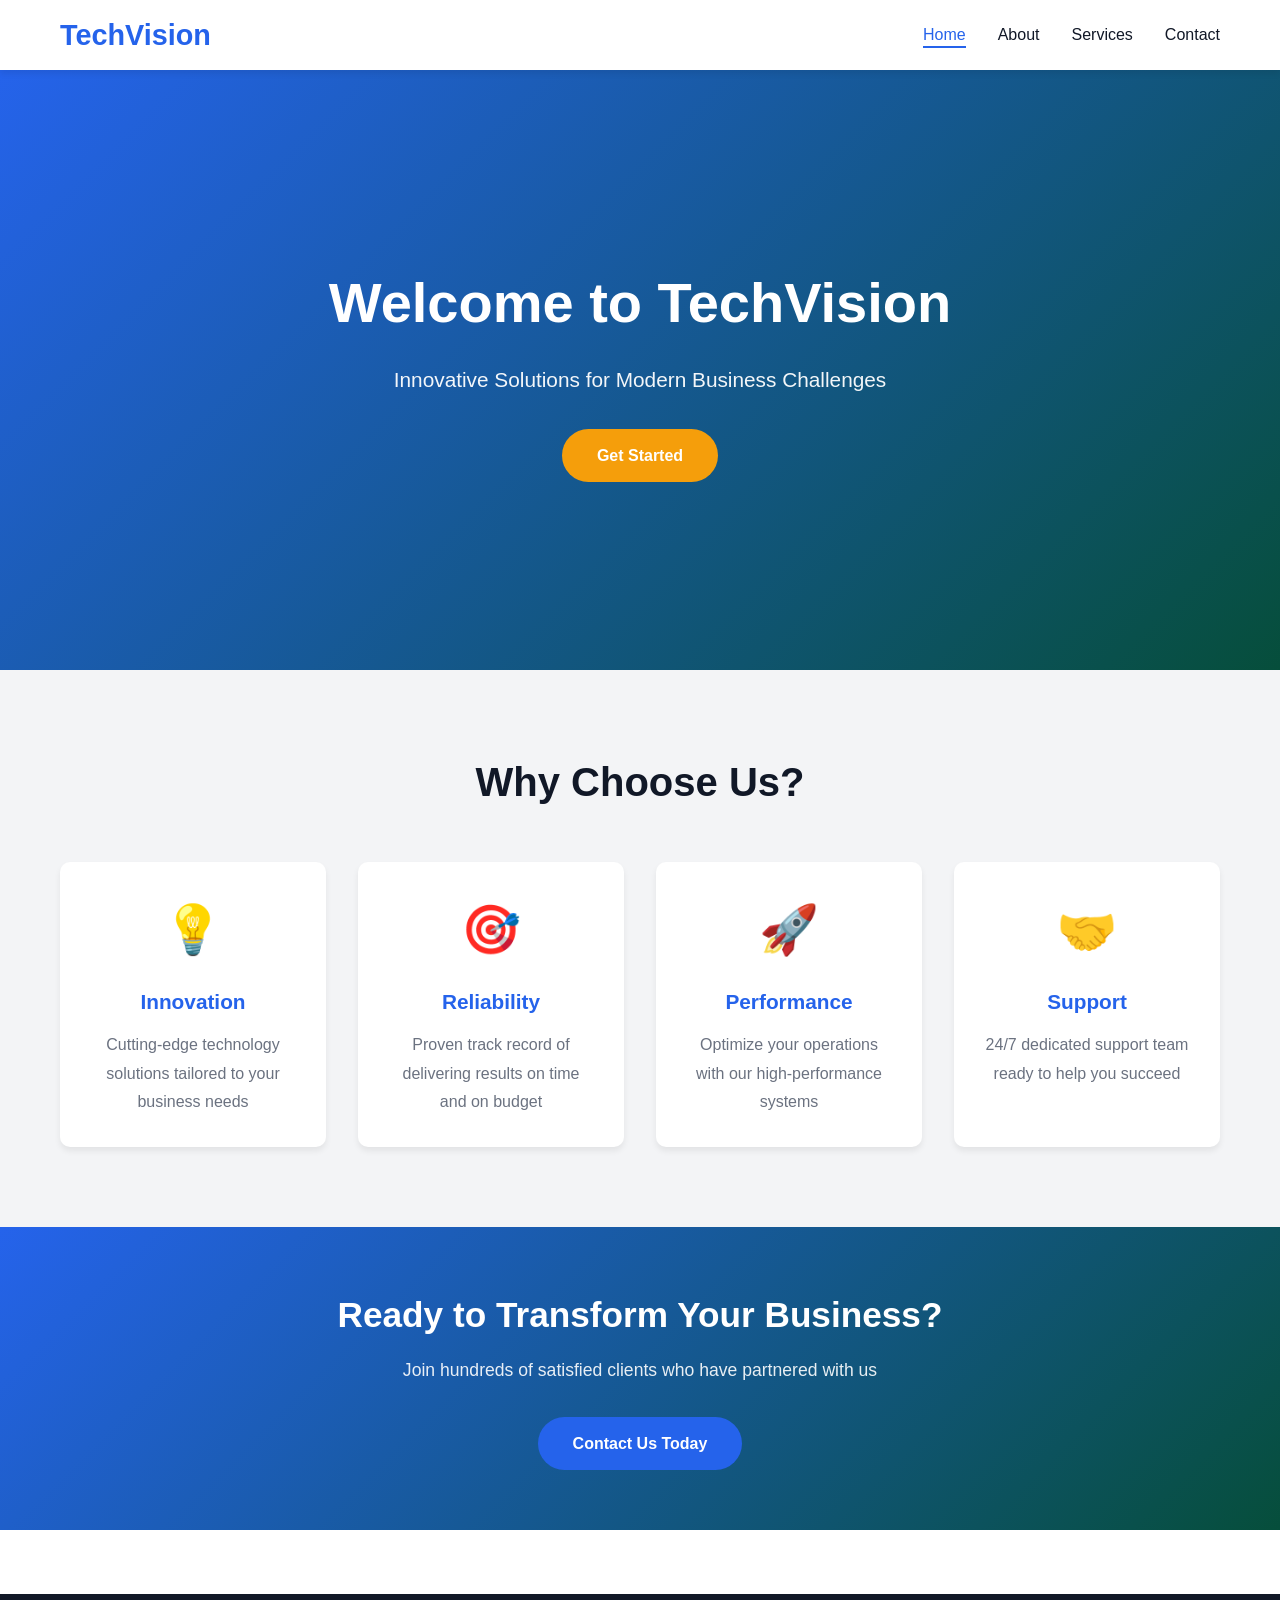
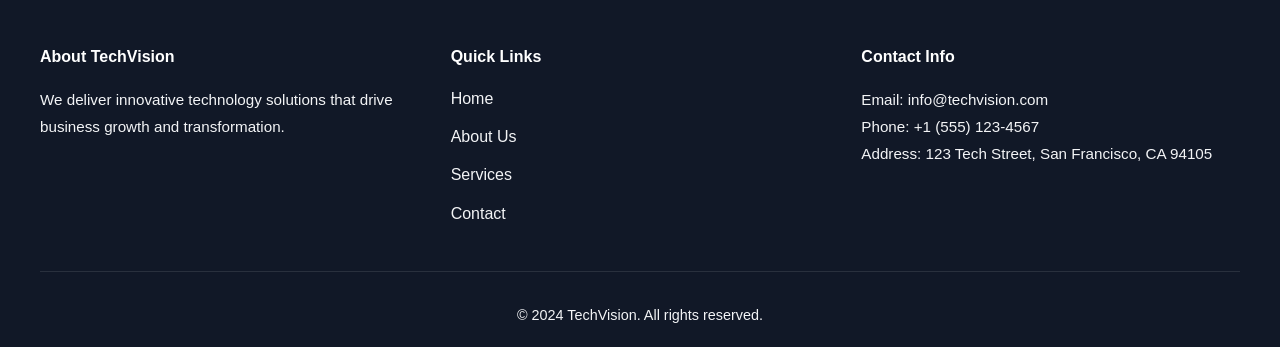
<file: index.html>
<!DOCTYPE html>
<html lang="en">
<head>
    <meta charset="UTF-8">
    <meta name="viewport" content="width=device-width, initial-scale=1.0">
    <title>TechVision - Professional Solutions</title>
    <link rel="stylesheet" href="styles.css">
</head>
<body>
    <!-- Navigation Bar -->
    <nav class="navbar">
        <div class="nav-container">
            <div class="nav-logo">
                <a href="index.html">TechVision</a>
            </div>
            <ul class="nav-menu" id="navMenu">
                <li class="nav-item">
                    <a href="index.html" class="nav-link active">Home</a>
                </li>
                <li class="nav-item">
                    <a href="about.html" class="nav-link">About</a>
                </li>
                <li class="nav-item">
                    <a href="services.html" class="nav-link">Services</a>
                </li>
                <li class="nav-item">
                    <a href="contact.html" class="nav-link">Contact</a>
                </li>
            </ul>
            <div class="hamburger" id="hamburger">
                <span></span>
                <span></span>
                <span></span>
            </div>
        </div>
    </nav>

    <!-- Hero Section -->
    <section class="hero">
        <div class="hero-content">
            <h1>Welcome to TechVision</h1>
            <p>Innovative Solutions for Modern Business Challenges</p>
            <a href="contact.html" class="cta-button">Get Started</a>
        </div>
    </section>

    <!-- Features Section -->
    <section class="features">
        <div class="container">
            <h2>Why Choose Us?</h2>
            <div class="features-grid">
                <div class="feature-card">
                    <div class="feature-icon">💡</div>
                    <h3>Innovation</h3>
                    <p>Cutting-edge technology solutions tailored to your business needs</p>
                </div>
                <div class="feature-card">
                    <div class="feature-icon">🎯</div>
                    <h3>Reliability</h3>
                    <p>Proven track record of delivering results on time and on budget</p>
                </div>
                <div class="feature-card">
                    <div class="feature-icon">🚀</div>
                    <h3>Performance</h3>
                    <p>Optimize your operations with our high-performance systems</p>
                </div>
                <div class="feature-card">
                    <div class="feature-icon">🤝</div>
                    <h3>Support</h3>
                    <p>24/7 dedicated support team ready to help you succeed</p>
                </div>
            </div>
        </div>
    </section>

    <!-- Call to Action Section -->
    <section class="cta-section">
        <div class="container">
            <h2>Ready to Transform Your Business?</h2>
            <p>Join hundreds of satisfied clients who have partnered with us</p>
            <a href="contact.html" class="cta-button cta-button-dark">Contact Us Today</a>
        </div>
    </section>

    <!-- Footer -->
    <footer class="footer">
        <div class="footer-container">
            <div class="footer-section">
                <h4>About TechVision</h4>
                <p>We deliver innovative technology solutions that drive business growth and transformation.</p>
            </div>
            <div class="footer-section">
                <h4>Quick Links</h4>
                <ul>
                    <li><a href="index.html">Home</a></li>
                    <li><a href="about.html">About Us</a></li>
                    <li><a href="services.html">Services</a></li>
                    <li><a href="contact.html">Contact</a></li>
                </ul>
            </div>
            <div class="footer-section">
                <h4>Contact Info</h4>
                <p>Email: info@techvision.com</p>
                <p>Phone: +1 (555) 123-4567</p>
                <p>Address: 123 Tech Street, San Francisco, CA 94105</p>
            </div>
        </div>
        <div class="footer-bottom">
            <p>&copy; 2024 TechVision. All rights reserved.</p>
        </div>
    </footer>

    <script src="script.js"></script>
</body>
</html>
</file>
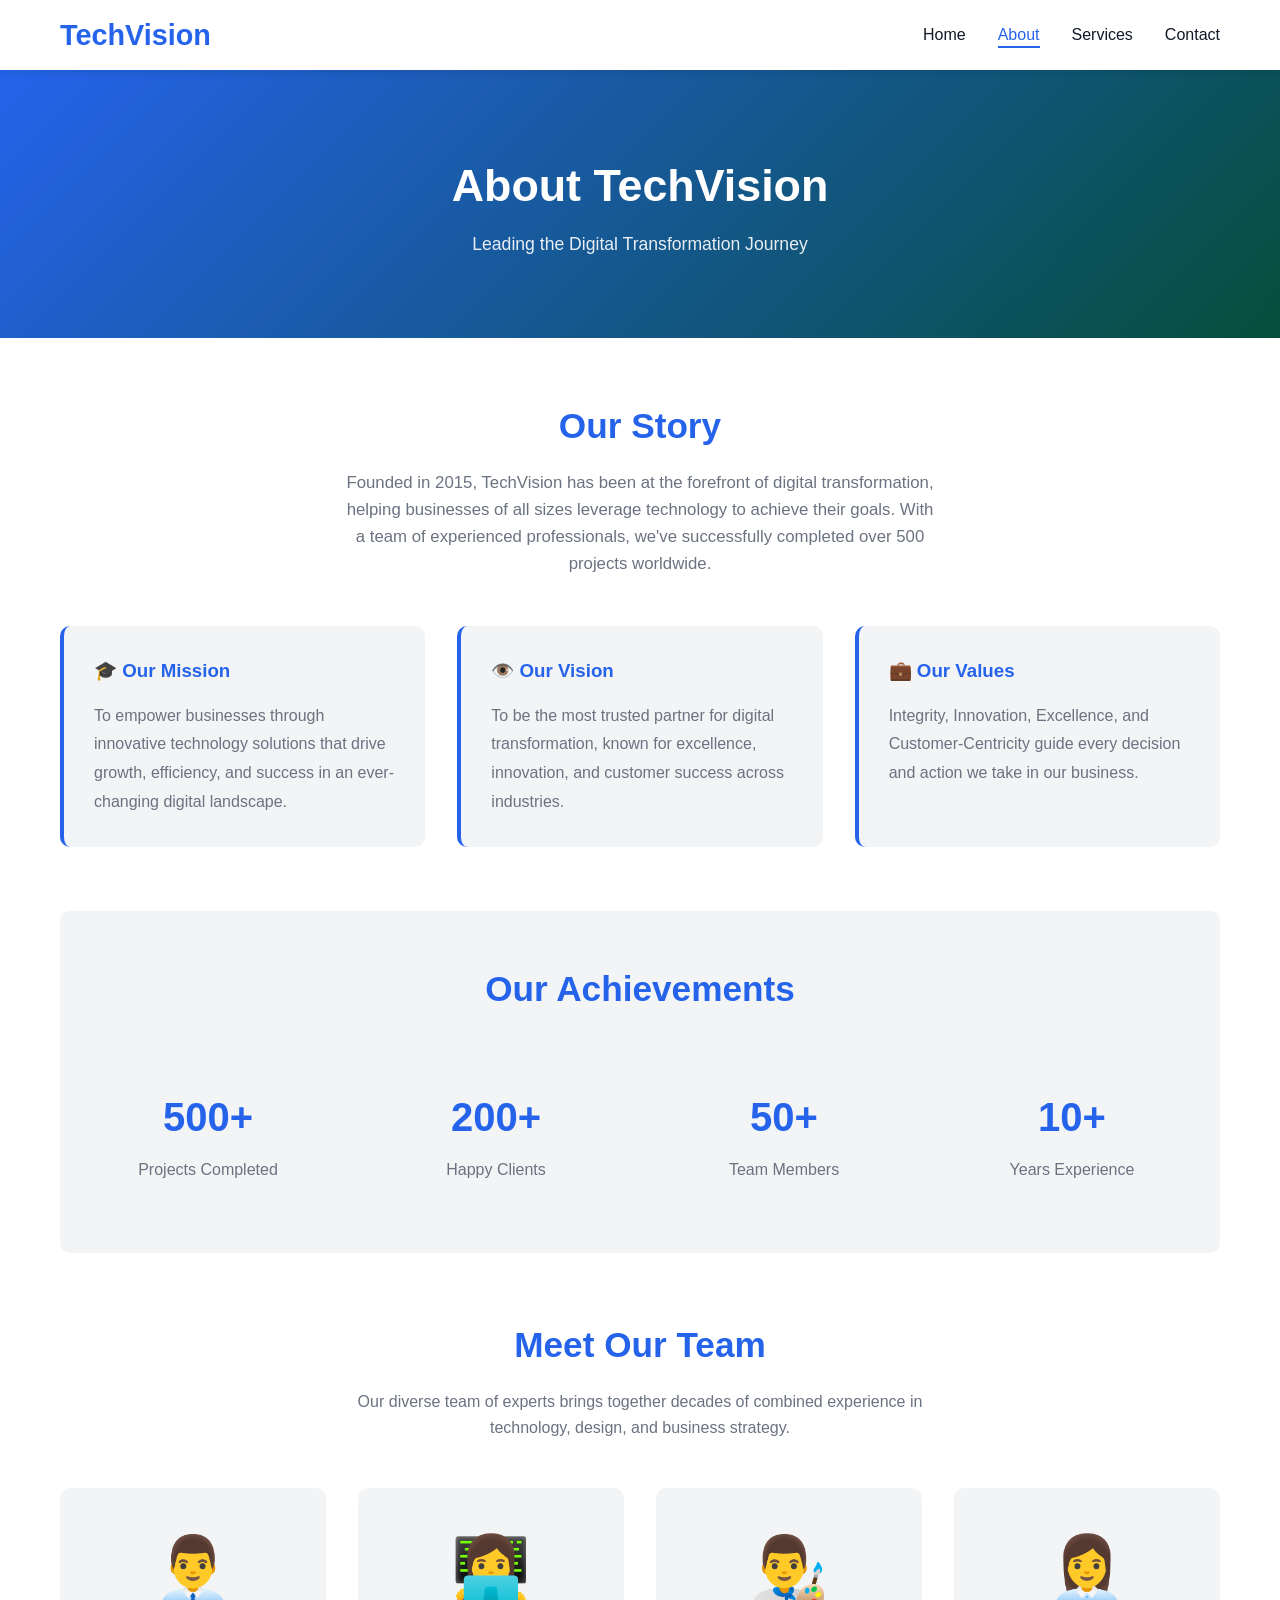
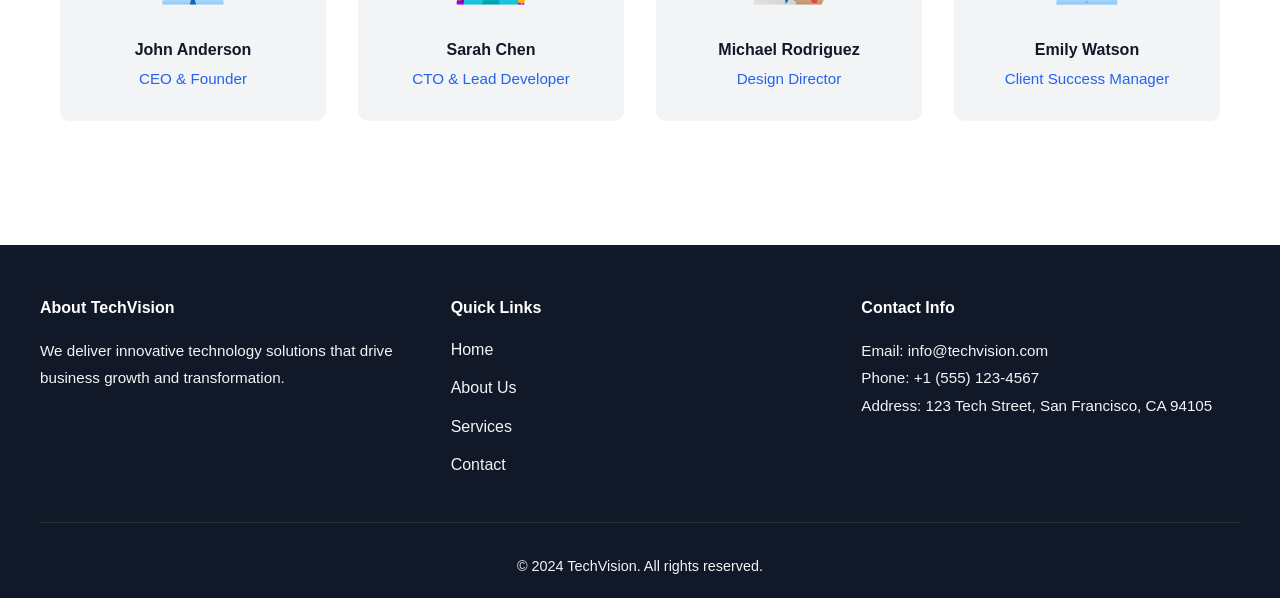
<file: about.html>
<!DOCTYPE html>
<html lang="en">
<head>
    <meta charset="UTF-8">
    <meta name="viewport" content="width=device-width, initial-scale=1.0">
    <title>About Us - TechVision</title>
    <link rel="stylesheet" href="styles.css">
</head>
<body>
    <!-- Navigation Bar -->
    <nav class="navbar">
        <div class="nav-container">
            <div class="nav-logo">
                <a href="index.html">TechVision</a>
            </div>
            <ul class="nav-menu" id="navMenu">
                <li class="nav-item">
                    <a href="index.html" class="nav-link">Home</a>
                </li>
                <li class="nav-item">
                    <a href="about.html" class="nav-link active">About</a>
                </li>
                <li class="nav-item">
                    <a href="services.html" class="nav-link">Services</a>
                </li>
                <li class="nav-item">
                    <a href="contact.html" class="nav-link">Contact</a>
                </li>
            </ul>
            <div class="hamburger" id="hamburger">
                <span></span>
                <span></span>
                <span></span>
            </div>
        </div>
    </nav>

    <!-- Hero Section -->
    <section class="page-hero">
        <div class="container">
            <h1>About TechVision</h1>
            <p>Leading the Digital Transformation Journey</p>
        </div>
    </section>

    <!-- About Content -->
    <section class="about-content">
        <div class="container">
            <div class="about-intro">
                <h2>Our Story</h2>
                <p>Founded in 2015, TechVision has been at the forefront of digital transformation, helping businesses of all sizes leverage technology to achieve their goals. With a team of experienced professionals, we've successfully completed over 500 projects worldwide.</p>
            </div>

            <div class="about-grid">
                <div class="about-card">
                    <h3>🎓 Our Mission</h3>
                    <p>To empower businesses through innovative technology solutions that drive growth, efficiency, and success in an ever-changing digital landscape.</p>
                </div>
                <div class="about-card">
                    <h3>👁️ Our Vision</h3>
                    <p>To be the most trusted partner for digital transformation, known for excellence, innovation, and customer success across industries.</p>
                </div>
                <div class="about-card">
                    <h3>💼 Our Values</h3>
                    <p>Integrity, Innovation, Excellence, and Customer-Centricity guide every decision and action we take in our business.</p>
                </div>
            </div>

            <div class="stats">
                <h2>Our Achievements</h2>
                <div class="stats-grid">
                    <div class="stat-item">
                        <h3>500+</h3>
                        <p>Projects Completed</p>
                    </div>
                    <div class="stat-item">
                        <h3>200+</h3>
                        <p>Happy Clients</p>
                    </div>
                    <div class="stat-item">
                        <h3>50+</h3>
                        <p>Team Members</p>
                    </div>
                    <div class="stat-item">
                        <h3>10+</h3>
                        <p>Years Experience</p>
                    </div>
                </div>
            </div>

            <div class="team-preview">
                <h2>Meet Our Team</h2>
                <p>Our diverse team of experts brings together decades of combined experience in technology, design, and business strategy.</p>
                <div class="team-grid">
                    <div class="team-member">
                        <div class="member-avatar">👨‍💼</div>
                        <h4>John Anderson</h4>
                        <p>CEO & Founder</p>
                    </div>
                    <div class="team-member">
                        <div class="member-avatar">👩‍💻</div>
                        <h4>Sarah Chen</h4>
                        <p>CTO & Lead Developer</p>
                    </div>
                    <div class="team-member">
                        <div class="member-avatar">👨‍🎨</div>
                        <h4>Michael Rodriguez</h4>
                        <p>Design Director</p>
                    </div>
                    <div class="team-member">
                        <div class="member-avatar">👩‍💼</div>
                        <h4>Emily Watson</h4>
                        <p>Client Success Manager</p>
                    </div>
                </div>
            </div>
        </div>
    </section>

    <!-- Footer -->
    <footer class="footer">
        <div class="footer-container">
            <div class="footer-section">
                <h4>About TechVision</h4>
                <p>We deliver innovative technology solutions that drive business growth and transformation.</p>
            </div>
            <div class="footer-section">
                <h4>Quick Links</h4>
                <ul>
                    <li><a href="index.html">Home</a></li>
                    <li><a href="about.html">About Us</a></li>
                    <li><a href="services.html">Services</a></li>
                    <li><a href="contact.html">Contact</a></li>
                </ul>
            </div>
            <div class="footer-section">
                <h4>Contact Info</h4>
                <p>Email: info@techvision.com</p>
                <p>Phone: +1 (555) 123-4567</p>
                <p>Address: 123 Tech Street, San Francisco, CA 94105</p>
            </div>
        </div>
        <div class="footer-bottom">
            <p>&copy; 2024 TechVision. All rights reserved.</p>
        </div>
    </footer>

    <script src="script.js"></script>
</body>
</html>
</file>
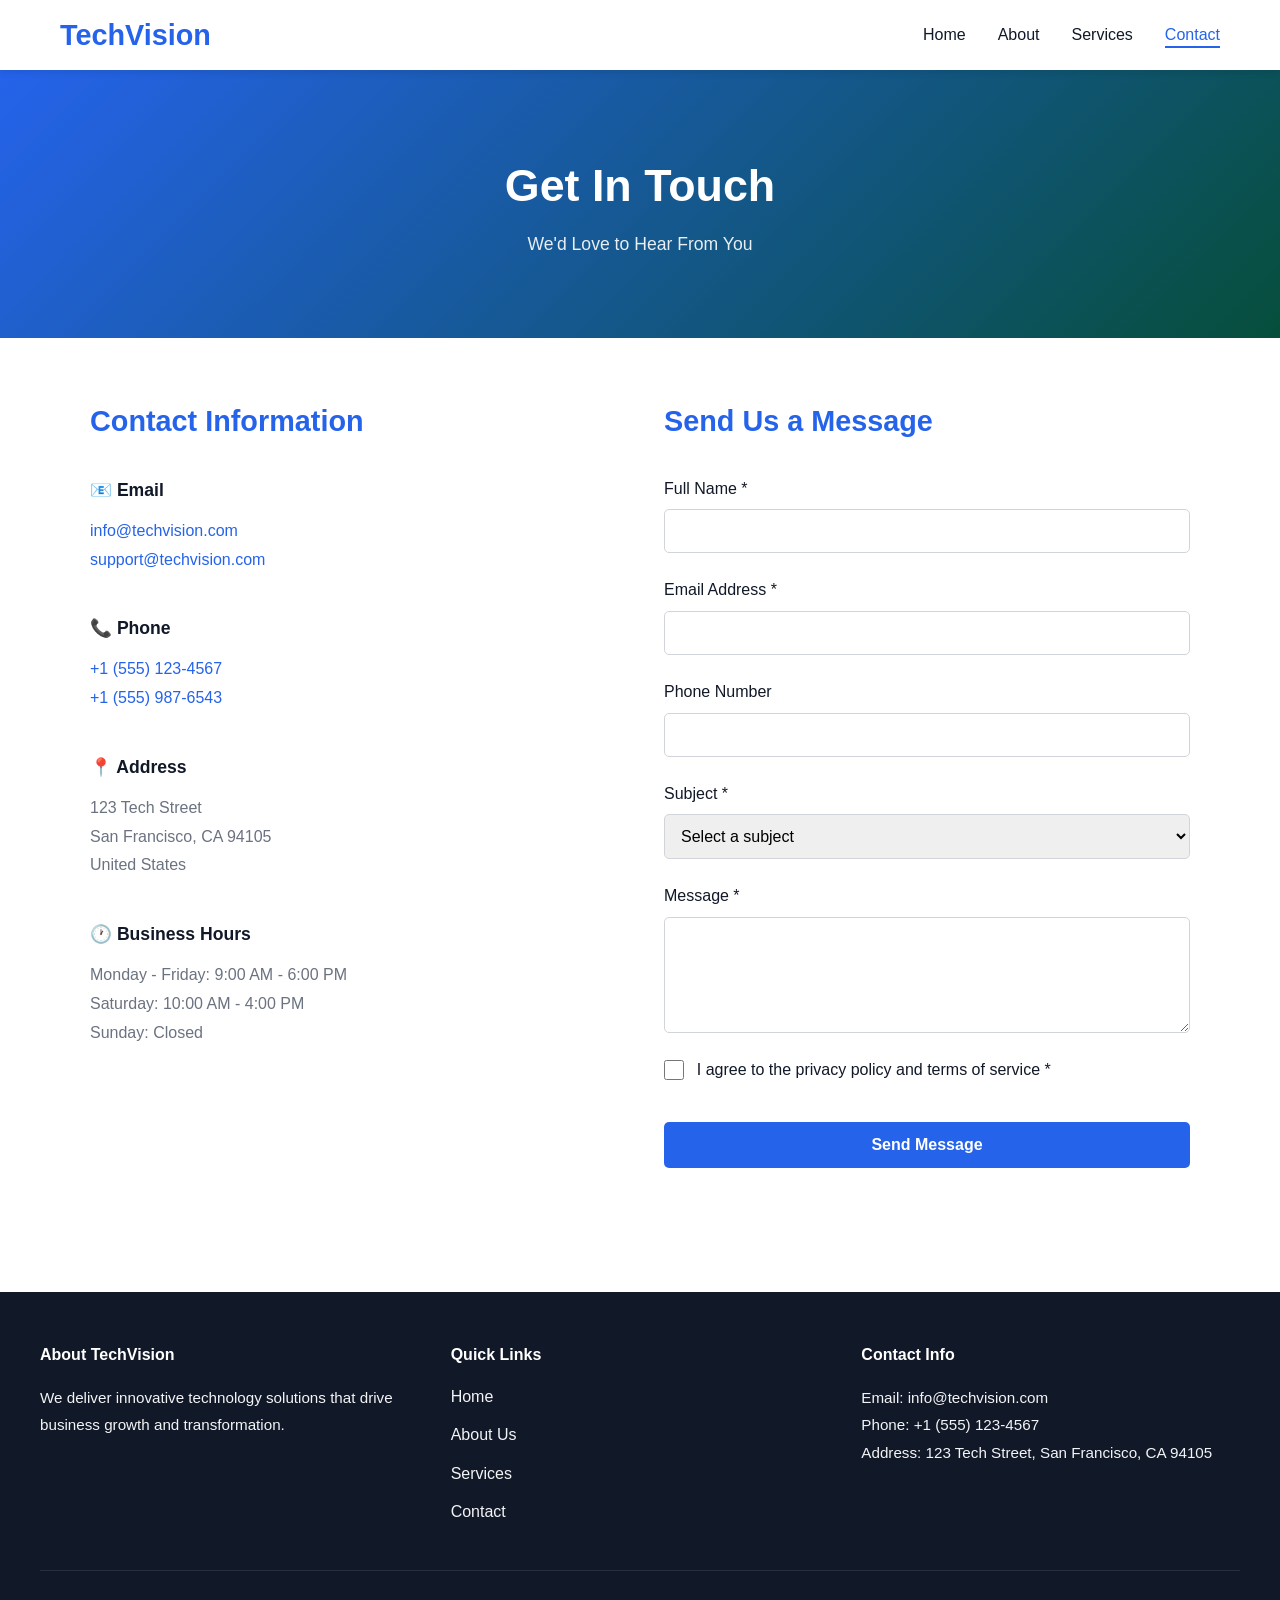
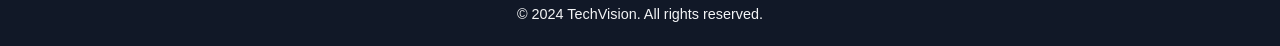
<file: contact.html>
<!DOCTYPE html>
<html lang="en">
<head>
    <meta charset="UTF-8">
    <meta name="viewport" content="width=device-width, initial-scale=1.0">
    <title>Contact Us - TechVision</title>
    <link rel="stylesheet" href="styles.css">
</head>
<body>
    <!-- Navigation Bar -->
    <nav class="navbar">
        <div class="nav-container">
            <div class="nav-logo">
                <a href="index.html">TechVision</a>
            </div>
            <ul class="nav-menu" id="navMenu">
                <li class="nav-item">
                    <a href="index.html" class="nav-link">Home</a>
                </li>
                <li class="nav-item">
                    <a href="about.html" class="nav-link">About</a>
                </li>
                <li class="nav-item">
                    <a href="services.html" class="nav-link">Services</a>
                </li>
                <li class="nav-item">
                    <a href="contact.html" class="nav-link active">Contact</a>
                </li>
            </ul>
            <div class="hamburger" id="hamburger">
                <span></span>
                <span></span>
                <span></span>
            </div>
        </div>
    </nav>

    <!-- Hero Section -->
    <section class="page-hero">
        <div class="container">
            <h1>Get In Touch</h1>
            <p>We'd Love to Hear From You</p>
        </div>
    </section>

    <!-- Contact Content -->
    <section class="contact-content">
        <div class="container">
            <div class="contact-wrapper">
                <!-- Contact Info -->
                <div class="contact-info">
                    <h2>Contact Information</h2>
                    <div class="info-item">
                        <h4>📧 Email</h4>
                        <p><a href="mailto:info@techvision.com">info@techvision.com</a></p>
                        <p><a href="mailto:support@techvision.com">support@techvision.com</a></p>
                    </div>
                    <div class="info-item">
                        <h4>📞 Phone</h4>
                        <p><a href="tel:+15551234567">+1 (555) 123-4567</a></p>
                        <p><a href="tel:+15559876543">+1 (555) 987-6543</a></p>
                    </div>
                    <div class="info-item">
                        <h4>📍 Address</h4>
                        <p>123 Tech Street<br>San Francisco, CA 94105<br>United States</p>
                    </div>
                    <div class="info-item">
                        <h4>🕐 Business Hours</h4>
                        <p>Monday - Friday: 9:00 AM - 6:00 PM<br>Saturday: 10:00 AM - 4:00 PM<br>Sunday: Closed</p>
                    </div>
                </div>

                <!-- Contact Form -->
                <div class="contact-form-wrapper">
                    <h2>Send Us a Message</h2>
                    <form id="contactForm" class="contact-form" novalidate>
                        <div class="form-group">
                            <label for="name">Full Name *</label>
                            <input type="text" id="name" name="name" required>
                            <span class="error-message" id="nameError"></span>
                        </div>

                        <div class="form-group">
                            <label for="email">Email Address *</label>
                            <input type="email" id="email" name="email" required>
                            <span class="error-message" id="emailError"></span>
                        </div>

                        <div class="form-group">
                            <label for="phone">Phone Number</label>
                            <input type="tel" id="phone" name="phone">
                            <span class="error-message" id="phoneError"></span>
                        </div>

                        <div class="form-group">
                            <label for="subject">Subject *</label>
                            <select id="subject" name="subject" required>
                                <option value="">Select a subject</option>
                                <option value="general">General Inquiry</option>
                                <option value="services">Services Inquiry</option>
                                <option value="support">Technical Support</option>
                                <option value="partnership">Partnership Opportunity</option>
                                <option value="other">Other</option>
                            </select>
                            <span class="error-message" id="subjectError"></span>
                        </div>

                        <div class="form-group">
                            <label for="message">Message *</label>
                            <textarea id="message" name="message" rows="5" required></textarea>
                            <span class="error-message" id="messageError"></span>
                        </div>

                        <div class="form-group checkbox">
                            <input type="checkbox" id="privacy" name="privacy" required>
                            <label for="privacy">I agree to the privacy policy and terms of service *</label>
                            <span class="error-message" id="privacyError"></span>
                        </div>

                        <button type="submit" class="submit-button">Send Message</button>
                        <div class="form-message" id="formMessage"></div>
                    </form>
                </div>
            </div>
        </div>
    </section>

    <!-- Footer -->
    <footer class="footer">
        <div class="footer-container">
            <div class="footer-section">
                <h4>About TechVision</h4>
                <p>We deliver innovative technology solutions that drive business growth and transformation.</p>
            </div>
            <div class="footer-section">
                <h4>Quick Links</h4>
                <ul>
                    <li><a href="index.html">Home</a></li>
                    <li><a href="about.html">About Us</a></li>
                    <li><a href="services.html">Services</a></li>
                    <li><a href="contact.html">Contact</a></li>
                </ul>
            </div>
            <div class="footer-section">
                <h4>Contact Info</h4>
                <p>Email: info@techvision.com</p>
                <p>Phone: +1 (555) 123-4567</p>
                <p>Address: 123 Tech Street, San Francisco, CA 94105</p>
            </div>
        </div>
        <div class="footer-bottom">
            <p>&copy; 2024 TechVision. All rights reserved.</p>
        </div>
    </footer>

    <script src="script.js"></script>
</body>
</html>
</file>
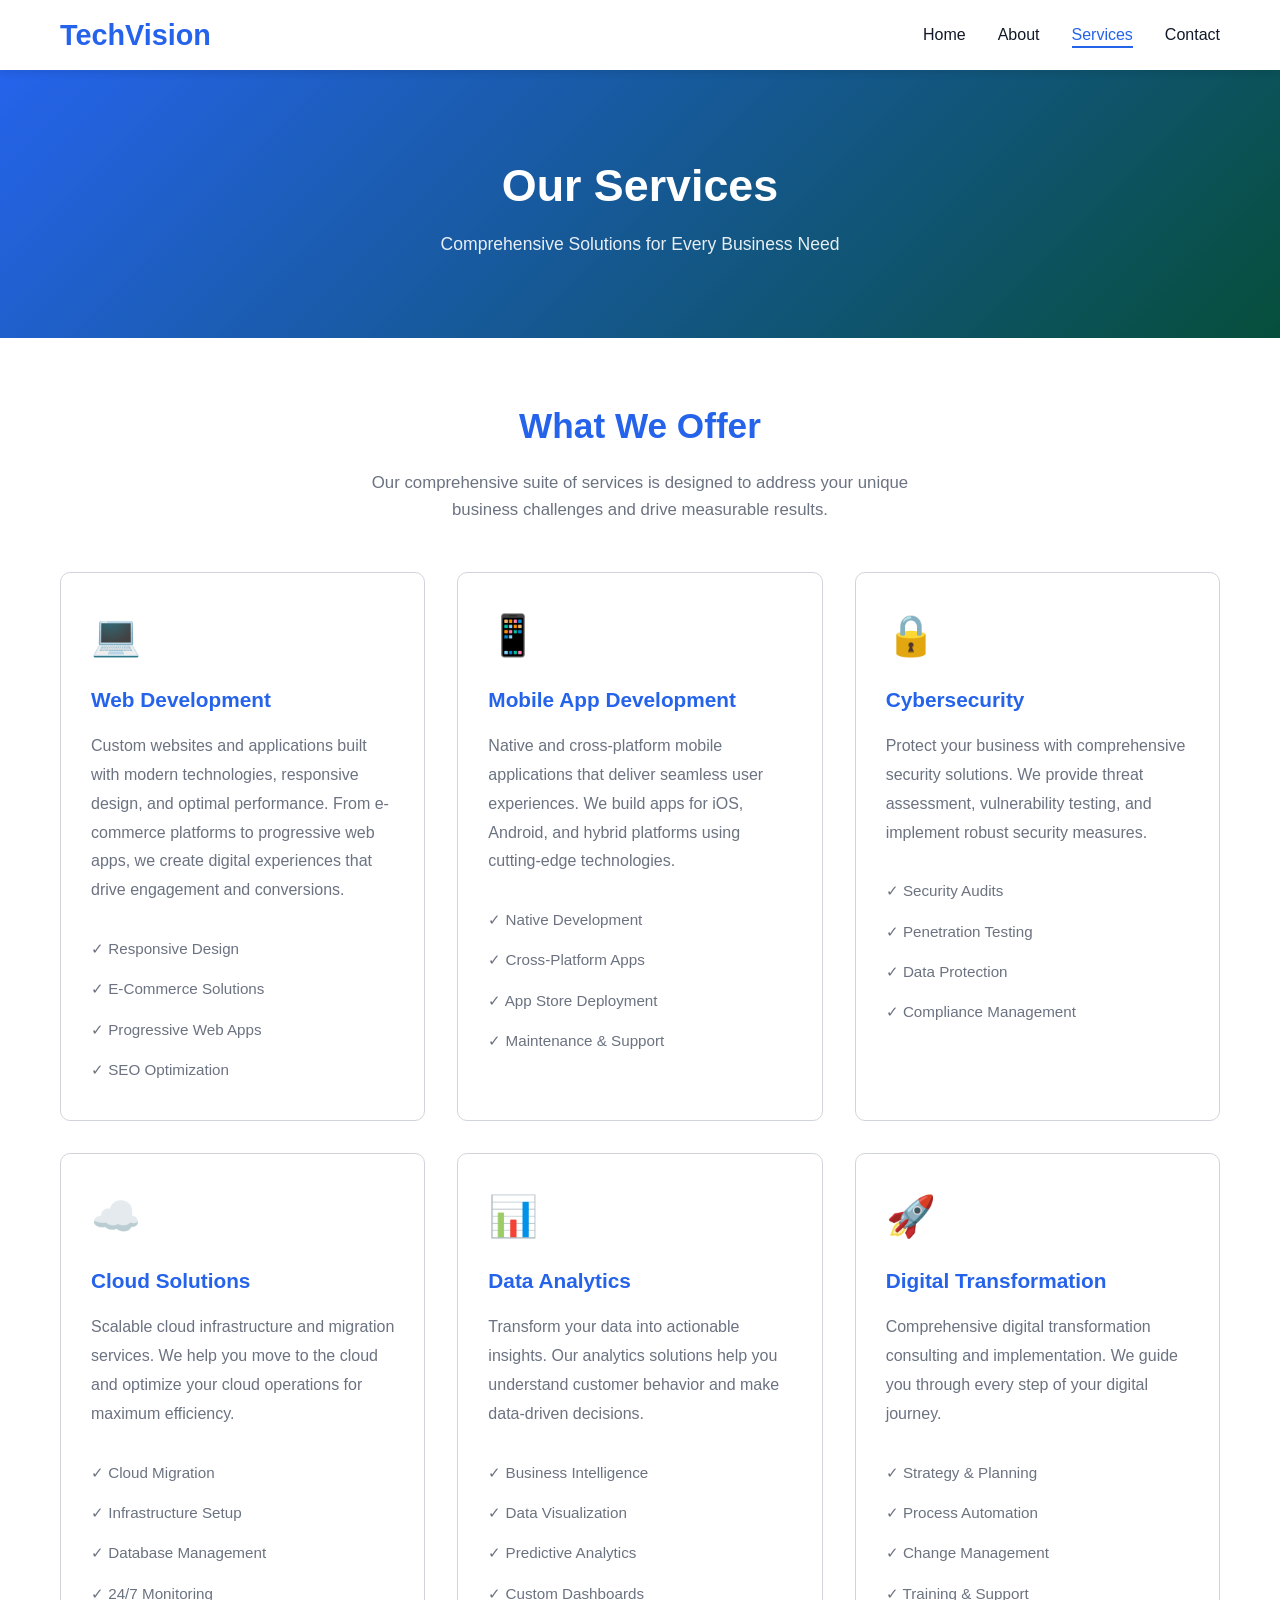
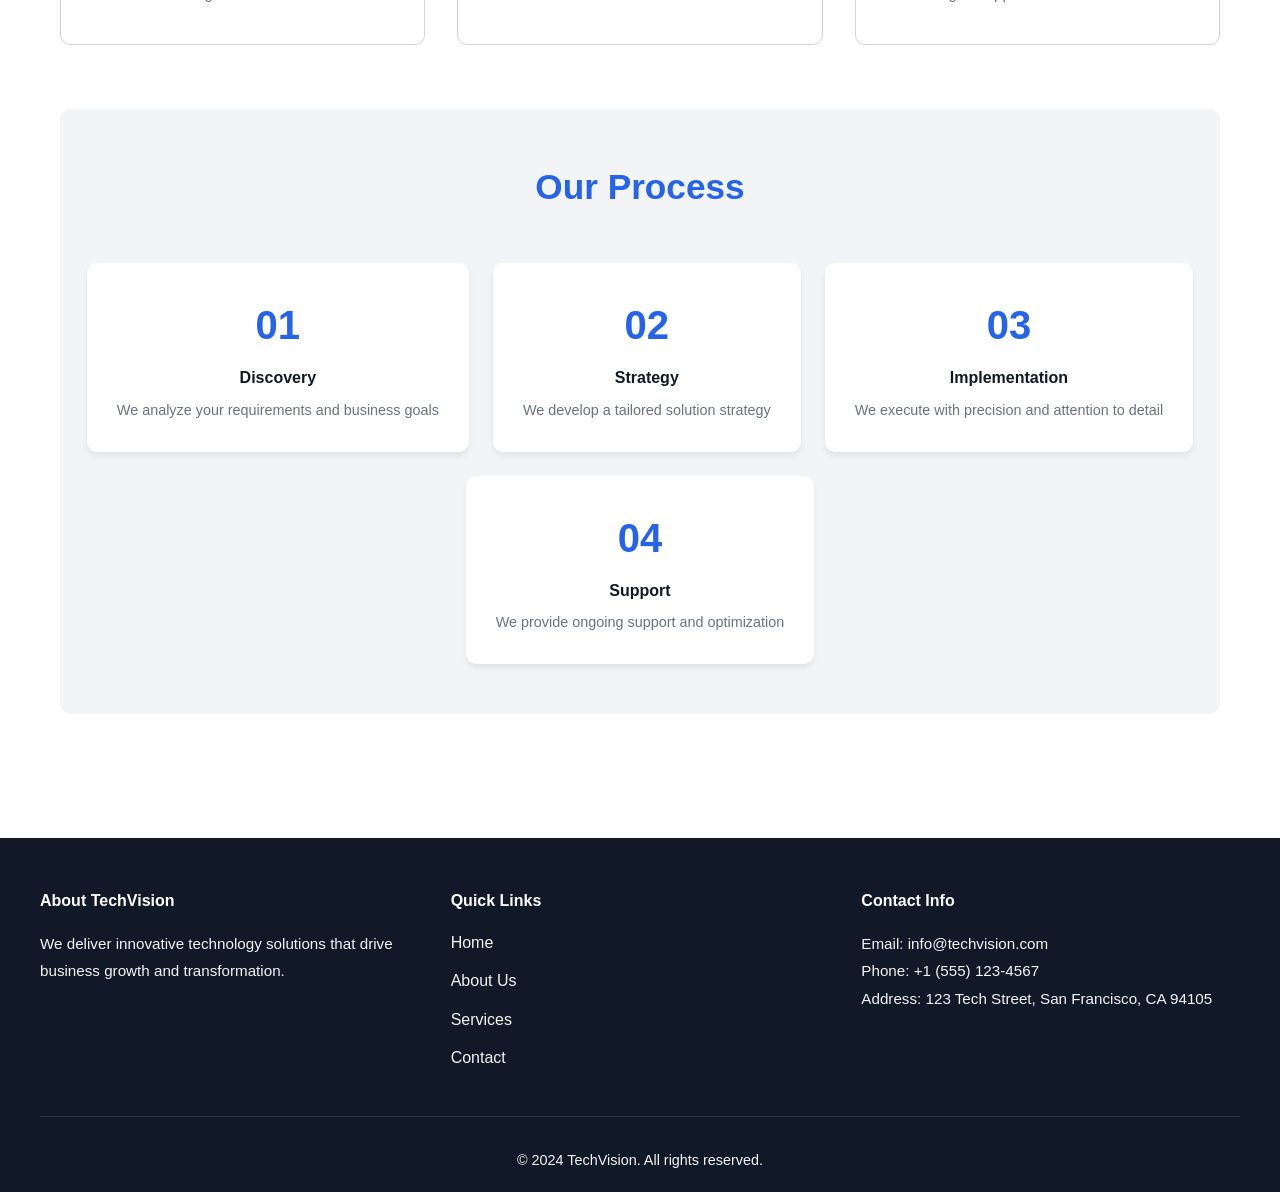
<file: services.html>
<!DOCTYPE html>
<html lang="en">
<head>
    <meta charset="UTF-8">
    <meta name="viewport" content="width=device-width, initial-scale=1.0">
    <title>Services - TechVision</title>
    <link rel="stylesheet" href="styles.css">
</head>
<body>
    <!-- Navigation Bar -->
    <nav class="navbar">
        <div class="nav-container">
            <div class="nav-logo">
                <a href="index.html">TechVision</a>
            </div>
            <ul class="nav-menu" id="navMenu">
                <li class="nav-item">
                    <a href="index.html" class="nav-link">Home</a>
                </li>
                <li class="nav-item">
                    <a href="about.html" class="nav-link">About</a>
                </li>
                <li class="nav-item">
                    <a href="services.html" class="nav-link active">Services</a>
                </li>
                <li class="nav-item">
                    <a href="contact.html" class="nav-link">Contact</a>
                </li>
            </ul>
            <div class="hamburger" id="hamburger">
                <span></span>
                <span></span>
                <span></span>
            </div>
        </div>
    </nav>

    <!-- Hero Section -->
    <section class="page-hero">
        <div class="container">
            <h1>Our Services</h1>
            <p>Comprehensive Solutions for Every Business Need</p>
        </div>
    </section>

    <!-- Services Content -->
    <section class="services-content">
        <div class="container">
            <div class="services-intro">
                <h2>What We Offer</h2>
                <p>Our comprehensive suite of services is designed to address your unique business challenges and drive measurable results.</p>
            </div>

            <div class="services-grid">
                <div class="service-card">
                    <div class="service-icon">💻</div>
                    <h3>Web Development</h3>
                    <p>Custom websites and applications built with modern technologies, responsive design, and optimal performance. From e-commerce platforms to progressive web apps, we create digital experiences that drive engagement and conversions.</p>
                    <ul class="service-features">
                        <li>✓ Responsive Design</li>
                        <li>✓ E-Commerce Solutions</li>
                        <li>✓ Progressive Web Apps</li>
                        <li>✓ SEO Optimization</li>
                    </ul>
                </div>

                <div class="service-card">
                    <div class="service-icon">📱</div>
                    <h3>Mobile App Development</h3>
                    <p>Native and cross-platform mobile applications that deliver seamless user experiences. We build apps for iOS, Android, and hybrid platforms using cutting-edge technologies.</p>
                    <ul class="service-features">
                        <li>✓ Native Development</li>
                        <li>✓ Cross-Platform Apps</li>
                        <li>✓ App Store Deployment</li>
                        <li>✓ Maintenance & Support</li>
                    </ul>
                </div>

                <div class="service-card">
                    <div class="service-icon">🔒</div>
                    <h3>Cybersecurity</h3>
                    <p>Protect your business with comprehensive security solutions. We provide threat assessment, vulnerability testing, and implement robust security measures.</p>
                    <ul class="service-features">
                        <li>✓ Security Audits</li>
                        <li>✓ Penetration Testing</li>
                        <li>✓ Data Protection</li>
                        <li>✓ Compliance Management</li>
                    </ul>
                </div>

                <div class="service-card">
                    <div class="service-icon">☁️</div>
                    <h3>Cloud Solutions</h3>
                    <p>Scalable cloud infrastructure and migration services. We help you move to the cloud and optimize your cloud operations for maximum efficiency.</p>
                    <ul class="service-features">
                        <li>✓ Cloud Migration</li>
                        <li>✓ Infrastructure Setup</li>
                        <li>✓ Database Management</li>
                        <li>✓ 24/7 Monitoring</li>
                    </ul>
                </div>

                <div class="service-card">
                    <div class="service-icon">📊</div>
                    <h3>Data Analytics</h3>
                    <p>Transform your data into actionable insights. Our analytics solutions help you understand customer behavior and make data-driven decisions.</p>
                    <ul class="service-features">
                        <li>✓ Business Intelligence</li>
                        <li>✓ Data Visualization</li>
                        <li>✓ Predictive Analytics</li>
                        <li>✓ Custom Dashboards</li>
                    </ul>
                </div>

                <div class="service-card">
                    <div class="service-icon">🚀</div>
                    <h3>Digital Transformation</h3>
                    <p>Comprehensive digital transformation consulting and implementation. We guide you through every step of your digital journey.</p>
                    <ul class="service-features">
                        <li>✓ Strategy & Planning</li>
                        <li>✓ Process Automation</li>
                        <li>✓ Change Management</li>
                        <li>✓ Training & Support</li>
                    </ul>
                </div>
            </div>

            <div class="process-section">
                <h2>Our Process</h2>
                <div class="process-steps">
                    <div class="process-step">
                        <div class="step-number">01</div>
                        <h4>Discovery</h4>
                        <p>We analyze your requirements and business goals</p>
                    </div>
                    <div class="process-arrow">→</div>
                    <div class="process-step">
                        <div class="step-number">02</div>
                        <h4>Strategy</h4>
                        <p>We develop a tailored solution strategy</p>
                    </div>
                    <div class="process-arrow">→</div>
                    <div class="process-step">
                        <div class="step-number">03</div>
                        <h4>Implementation</h4>
                        <p>We execute with precision and attention to detail</p>
                    </div>
                    <div class="process-arrow">→</div>
                    <div class="process-step">
                        <div class="step-number">04</div>
                        <h4>Support</h4>
                        <p>We provide ongoing support and optimization</p>
                    </div>
                </div>
            </div>
        </div>
    </section>

    <!-- Footer -->
    <footer class="footer">
        <div class="footer-container">
            <div class="footer-section">
                <h4>About TechVision</h4>
                <p>We deliver innovative technology solutions that drive business growth and transformation.</p>
            </div>
            <div class="footer-section">
                <h4>Quick Links</h4>
                <ul>
                    <li><a href="index.html">Home</a></li>
                    <li><a href="about.html">About Us</a></li>
                    <li><a href="services.html">Services</a></li>
                    <li><a href="contact.html">Contact</a></li>
                </ul>
            </div>
            <div class="footer-section">
                <h4>Contact Info</h4>
                <p>Email: info@techvision.com</p>
                <p>Phone: +1 (555) 123-4567</p>
                <p>Address: 123 Tech Street, San Francisco, CA 94105</p>
            </div>
        </div>
        <div class="footer-bottom">
            <p>&copy; 2024 TechVision. All rights reserved.</p>
        </div>
    </footer>

    <script src="script.js"></script>
</body>
</html>
</file>
<file: styles.css>
/* =============================================
   GLOBAL STYLES & VARIABLES
   ============================================= */

:root {
    --primary-color: #2563eb;
    --primary-dark: #1d4ed8;
    --secondary-color: #064e3b;
    --accent-color: #f59e0b;
    --light-gray: #f3f4f6;
    --medium-gray: #d1d5db;
    --dark-gray: #374151;
    --text-dark: #111827;
    --text-light: #6b7280;
    --white: #ffffff;
    --shadow: 0 10px 25px rgba(0, 0, 0, 0.1);
    --shadow-sm: 0 4px 6px rgba(0, 0, 0, 0.07);
    --transition: all 0.3s ease;
}

* {
    margin: 0;
    padding: 0;
    box-sizing: border-box;
}

html {
    scroll-behavior: smooth;
}

body {
    font-family: 'Segoe UI', Tahoma, Geneva, Verdana, sans-serif;
    line-height: 1.6;
    color: var(--text-dark);
    background-color: var(--white);
}

a {
    text-decoration: none;
    color: inherit;
    transition: var(--transition);
}

button {
    cursor: pointer;
    border: none;
    font-family: inherit;
    transition: var(--transition);
}

.container {
    max-width: 1200px;
    margin: 0 auto;
    padding: 0 20px;
}

/* =============================================
   NAVIGATION BAR
   ============================================= */

.navbar {
    background-color: var(--white);
    box-shadow: var(--shadow-sm);
    position: sticky;
    top: 0;
    z-index: 1000;
}

.nav-container {
    max-width: 1200px;
    margin: 0 auto;
    padding: 0 20px;
    display: flex;
    justify-content: space-between;
    align-items: center;
    height: 70px;
}

.nav-logo a {
    font-size: 1.8rem;
    font-weight: 700;
    color: var(--primary-color);
    transition: var(--transition);
}

.nav-logo a:hover {
    color: var(--primary-dark);
}

.nav-menu {
    display: flex;
    list-style: none;
    gap: 2rem;
}

.nav-item {
    position: relative;
}

.nav-link {
    color: var(--text-dark);
    font-weight: 500;
    padding: 8px 0;
    transition: var(--transition);
}

.nav-link:hover,
.nav-link.active {
    color: var(--primary-color);
}

.nav-link.active::after {
    content: '';
    position: absolute;
    bottom: 0;
    left: 0;
    width: 100%;
    height: 2px;
    background-color: var(--primary-color);
}

.hamburger {
    display: none;
    flex-direction: column;
    cursor: pointer;
    gap: 5px;
}

.hamburger span {
    width: 25px;
    height: 3px;
    background-color: var(--text-dark);
    border-radius: 3px;
    transition: var(--transition);
}

.hamburger.active span:nth-child(1) {
    transform: rotate(45deg) translate(10px, 10px);
}

.hamburger.active span:nth-child(2) {
    opacity: 0;
}

.hamburger.active span:nth-child(3) {
    transform: rotate(-45deg) translate(8px, -8px);
}

/* =============================================
   HERO SECTION
   ============================================= */

.hero {
    background: linear-gradient(135deg, var(--primary-color) 0%, var(--secondary-color) 100%);
    color: var(--white);
    padding: 120px 20px;
    text-align: center;
    min-height: 600px;
    display: flex;
    align-items: center;
    justify-content: center;
}

.hero-content h1 {
    font-size: 3.5rem;
    margin-bottom: 1rem;
    font-weight: 700;
}

.hero-content p {
    font-size: 1.3rem;
    margin-bottom: 2rem;
    opacity: 0.95;
}

.page-hero {
    background: linear-gradient(135deg, var(--primary-color) 0%, var(--secondary-color) 100%);
    color: var(--white);
    padding: 80px 20px;
    text-align: center;
}

.page-hero h1 {
    font-size: 2.8rem;
    margin-bottom: 0.5rem;
}

.page-hero p {
    font-size: 1.1rem;
    opacity: 0.9;
}

/* =============================================
   BUTTONS & CTAs
   ============================================= */

.cta-button {
    display: inline-block;
    padding: 14px 35px;
    background-color: var(--accent-color);
    color: var(--white);
    border-radius: 50px;
    font-weight: 600;
    transition: var(--transition);
    text-decoration: none;
}

.cta-button:hover {
    background-color: #d97706;
    transform: translateY(-2px);
    box-shadow: var(--shadow);
}

.cta-button-dark {
    background-color: var(--primary-color);
    color: var(--white);
}

.cta-button-dark:hover {
    background-color: var(--primary-dark);
}

/* =============================================
   FEATURES SECTION
   ============================================= */

.features {
    padding: 80px 20px;
    background-color: var(--light-gray);
}

.features h2 {
    font-size: 2.5rem;
    text-align: center;
    margin-bottom: 3rem;
    color: var(--text-dark);
}

.features-grid {
    display: grid;
    grid-template-columns: repeat(auto-fit, minmax(250px, 1fr));
    gap: 2rem;
}

.feature-card {
    background-color: var(--white);
    padding: 30px;
    border-radius: 10px;
    box-shadow: var(--shadow-sm);
    text-align: center;
    transition: var(--transition);
}

.feature-card:hover {
    transform: translateY(-5px);
    box-shadow: var(--shadow);
}

.feature-icon {
    font-size: 3rem;
    margin-bottom: 1rem;
}

.feature-card h3 {
    font-size: 1.3rem;
    margin-bottom: 0.8rem;
    color: var(--primary-color);
}

.feature-card p {
    color: var(--text-light);
    line-height: 1.8;
}

/* =============================================
   CTA SECTION
   ============================================= */

.cta-section {
    background: linear-gradient(135deg, var(--primary-color) 0%, var(--secondary-color) 100%);
    color: var(--white);
    padding: 60px 20px;
    text-align: center;
}

.cta-section h2 {
    font-size: 2.2rem;
    margin-bottom: 0.8rem;
}

.cta-section p {
    font-size: 1.1rem;
    margin-bottom: 2rem;
    opacity: 0.9;
}

/* =============================================
   ABOUT PAGE STYLES
   ============================================= */

.about-content {
    padding: 60px 20px;
}

.about-intro {
    text-align: center;
    margin-bottom: 3rem;
}

.about-intro h2 {
    font-size: 2.2rem;
    margin-bottom: 1rem;
    color: var(--primary-color);
}

.about-intro p {
    font-size: 1.05rem;
    color: var(--text-light);
    max-width: 600px;
    margin: 0 auto;
}

.about-grid {
    display: grid;
    grid-template-columns: repeat(auto-fit, minmax(280px, 1fr));
    gap: 2rem;
    margin-bottom: 4rem;
}

.about-card {
    background-color: var(--light-gray);
    padding: 30px;
    border-radius: 10px;
    border-left: 4px solid var(--primary-color);
}

.about-card h3 {
    color: var(--primary-color);
    margin-bottom: 1rem;
}

.about-card p {
    color: var(--text-light);
    line-height: 1.8;
}

.stats {
    background-color: var(--light-gray);
    padding: 50px 20px;
    border-radius: 10px;
    margin-bottom: 4rem;
}

.stats h2 {
    text-align: center;
    font-size: 2.2rem;
    margin-bottom: 3rem;
    color: var(--primary-color);
}

.stats-grid {
    display: grid;
    grid-template-columns: repeat(auto-fit, minmax(200px, 1fr));
    gap: 2rem;
}

.stat-item {
    text-align: center;
    padding: 20px;
}

.stat-item h3 {
    font-size: 2.5rem;
    color: var(--primary-color);
    margin-bottom: 0.5rem;
}

.stat-item p {
    color: var(--text-light);
    font-weight: 500;
}

.team-preview h2 {
    text-align: center;
    font-size: 2.2rem;
    margin-bottom: 1rem;
    color: var(--primary-color);
}

.team-preview > p {
    text-align: center;
    color: var(--text-light);
    margin-bottom: 3rem;
    max-width: 600px;
    margin-left: auto;
    margin-right: auto;
}

.team-grid {
    display: grid;
    grid-template-columns: repeat(auto-fit, minmax(220px, 1fr));
    gap: 2rem;
}

.team-member {
    text-align: center;
    padding: 30px;
    background-color: var(--light-gray);
    border-radius: 10px;
    transition: var(--transition);
}

.team-member:hover {
    transform: translateY(-5px);
    box-shadow: var(--shadow);
}

.member-avatar {
    font-size: 4rem;
    margin-bottom: 1rem;
}

.team-member h4 {
    color: var(--text-dark);
    margin-bottom: 0.3rem;
}

.team-member p {
    color: var(--primary-color);
    font-size: 0.95rem;
}

/* =============================================
   SERVICES PAGE STYLES
   ============================================= */

.services-content {
    padding: 60px 20px;
}

.services-intro {
    text-align: center;
    margin-bottom: 3rem;
}

.services-intro h2 {
    font-size: 2.2rem;
    margin-bottom: 1rem;
    color: var(--primary-color);
}

.services-intro p {
    font-size: 1.05rem;
    color: var(--text-light);
    max-width: 600px;
    margin: 0 auto;
}

.services-grid {
    display: grid;
    grid-template-columns: repeat(auto-fit, minmax(300px, 1fr));
    gap: 2rem;
    margin-bottom: 4rem;
}

.service-card {
    background-color: var(--white);
    border: 1px solid var(--medium-gray);
    padding: 30px;
    border-radius: 10px;
    transition: var(--transition);
}

.service-card:hover {
    box-shadow: var(--shadow);
    transform: translateY(-5px);
    border-color: var(--primary-color);
}

.service-icon {
    font-size: 2.5rem;
    margin-bottom: 1rem;
}

.service-card h3 {
    color: var(--primary-color);
    margin-bottom: 1rem;
    font-size: 1.3rem;
}

.service-card p {
    color: var(--text-light);
    margin-bottom: 1.5rem;
    line-height: 1.8;
}

.service-features {
    list-style: none;
}

.service-features li {
    color: var(--text-light);
    padding: 0.5rem 0;
    font-size: 0.95rem;
}

.process-section {
    background-color: var(--light-gray);
    padding: 50px 20px;
    border-radius: 10px;
    margin-top: 3rem;
}

.process-section h2 {
    text-align: center;
    font-size: 2.2rem;
    margin-bottom: 3rem;
    color: var(--primary-color);
}

.process-steps {
    display: flex;
    flex-wrap: wrap;
    align-items: center;
    justify-content: center;
    gap: 1.5rem;
}

.process-step {
    background-color: var(--white);
    padding: 30px;
    border-radius: 10px;
    text-align: center;
    min-width: 200px;
    box-shadow: var(--shadow-sm);
}

.step-number {
    font-size: 2.5rem;
    color: var(--primary-color);
    font-weight: 700;
    display: block;
    margin-bottom: 0.5rem;
}

.process-step h4 {
    color: var(--text-dark);
    margin-bottom: 0.5rem;
}

.process-step p {
    color: var(--text-light);
    font-size: 0.9rem;
}

.process-arrow {
    color: var(--primary-color);
    font-size: 1.5rem;
    display: none;
}

/* =============================================
   CONTACT PAGE STYLES
   ============================================= */

.contact-content {
    padding: 60px 20px;
}

.contact-wrapper {
    display: grid;
    grid-template-columns: 1fr 1fr;
    gap: 3rem;
    max-width: 1100px;
    margin: 0 auto;
}

.contact-info h2 {
    font-size: 1.8rem;
    color: var(--primary-color);
    margin-bottom: 2rem;
}

.info-item {
    margin-bottom: 2.5rem;
}

.info-item h4 {
    color: var(--text-dark);
    margin-bottom: 0.8rem;
    font-size: 1.1rem;
}

.info-item p {
    color: var(--text-light);
    line-height: 1.8;
}

.info-item a {
    color: var(--primary-color);
    font-weight: 500;
}

.info-item a:hover {
    text-decoration: underline;
}

.contact-form-wrapper h2 {
    font-size: 1.8rem;
    color: var(--primary-color);
    margin-bottom: 2rem;
}

.contact-form {
    display: flex;
    flex-direction: column;
}

.form-group {
    margin-bottom: 1.5rem;
    display: flex;
    flex-direction: column;
}

.form-group label {
    margin-bottom: 0.5rem;
    color: var(--text-dark);
    font-weight: 500;
}

.form-group input,
.form-group select,
.form-group textarea {
    padding: 12px;
    border: 1px solid var(--medium-gray);
    border-radius: 5px;
    font-family: inherit;
    font-size: 1rem;
    transition: var(--transition);
}

.form-group input:focus,
.form-group select:focus,
.form-group textarea:focus {
    outline: none;
    border-color: var(--primary-color);
    box-shadow: 0 0 0 3px rgba(37, 99, 235, 0.1);
}

.form-group.checkbox {
    flex-direction: row;
    align-items: center;
    gap: 0.8rem;
}

.form-group.checkbox input {
    width: 20px;
    height: 20px;
    margin: 0;
}

.form-group.checkbox label {
    margin: 0;
    flex: 1;
}

.error-message {
    color: #dc2626;
    font-size: 0.85rem;
    margin-top: 0.3rem;
    display: none;
}

.error-message.show {
    display: block;
}

.submit-button {
    padding: 14px 35px;
    background-color: var(--primary-color);
    color: var(--white);
    border-radius: 5px;
    font-weight: 600;
    font-size: 1rem;
    margin-top: 1rem;
    transition: var(--transition);
}

.submit-button:hover {
    background-color: var(--primary-dark);
    transform: translateY(-2px);
    box-shadow: var(--shadow);
}

.submit-button:disabled {
    background-color: var(--medium-gray);
    cursor: not-allowed;
    transform: none;
}

.form-message {
    margin-top: 1rem;
    padding: 12px;
    border-radius: 5px;
    text-align: center;
    display: none;
    font-weight: 500;
}

.form-message.success {
    display: block;
    background-color: #d1fae5;
    color: #065f46;
    border: 1px solid #a7f3d0;
}

.form-message.error {
    display: block;
    background-color: #fee2e2;
    color: #7f1d1d;
    border: 1px solid #fecaca;
}

/* =============================================
   FOOTER
   ============================================= */

.footer {
    background-color: var(--text-dark);
    color: var(--light-gray);
    padding: 50px 20px 20px;
    margin-top: 4rem;
}

.footer-container {
    max-width: 1200px;
    margin: 0 auto;
    display: grid;
    grid-template-columns: repeat(auto-fit, minmax(250px, 1fr));
    gap: 2rem;
    margin-bottom: 2rem;
    padding-bottom: 2rem;
    border-bottom: 1px solid rgba(255, 255, 255, 0.1);
}

.footer-section h4 {
    color: var(--white);
    margin-bottom: 1rem;
}

.footer-section p {
    color: var(--light-gray);
    line-height: 1.8;
    font-size: 0.95rem;
}

.footer-section ul {
    list-style: none;
}

.footer-section ul li {
    margin-bottom: 0.8rem;
}

.footer-section a {
    color: var(--light-gray);
    transition: var(--transition);
}

.footer-section a:hover {
    color: var(--primary-color);
}

.footer-bottom {
    text-align: center;
    color: var(--light-gray);
    font-size: 0.9rem;
    max-width: 1200px;
    margin: 0 auto;
}

/* =============================================
   RESPONSIVE DESIGN - TABLET
   ============================================= */

@media (max-width: 768px) {
    .hamburger {
        display: flex;
    }

    .nav-menu {
        position: fixed;
        left: -100%;
        top: 70px;
        flex-direction: column;
        background-color: var(--white);
        width: 100%;
        text-align: center;
        transition: 0.3s;
        gap: 0;
        padding: 2rem 0;
        box-shadow: var(--shadow-sm);
    }

    .nav-menu.active {
        left: 0;
    }

    .nav-item {
        padding: 1rem 0;
    }

    .nav-link.active::after {
        display: none;
    }

    .nav-link.active {
        color: var(--primary-color);
    }

    .hero {
        padding: 80px 20px;
        min-height: auto;
    }

    .hero-content h1 {
        font-size: 2.2rem;
    }

    .hero-content p {
        font-size: 1.1rem;
    }

    .features h2,
    .about-intro h2,
    .services-intro h2,
    .stats h2,
    .team-preview h2,
    .process-section h2 {
        font-size: 1.8rem;
    }

    .page-hero h1 {
        font-size: 2rem;
    }

    .page-hero p {
        font-size: 1rem;
    }

    .process-arrow {
        display: block;
    }

    .process-steps {
        gap: 0.5rem;
    }

    .contact-wrapper {
        grid-template-columns: 1fr;
        gap: 2rem;
    }
}

/* =============================================
   RESPONSIVE DESIGN - MOBILE
   ============================================= */

@media (max-width: 480px) {
    .nav-container {
        height: 60px;
    }

    .nav-logo a {
        font-size: 1.4rem;
    }

    .hero {
        padding: 60px 15px;
    }

    .hero-content h1 {
        font-size: 1.8rem;
    }

    .hero-content p {
        font-size: 1rem;
    }

    .features-grid,
    .about-grid,
    .team-grid,
    .services-grid,
    .stats-grid {
        grid-template-columns: 1fr;
    }

    .features h2,
    .about-intro h2,
    .services-intro h2,
    .stats h2,
    .team-preview h2,
    .process-section h2,
    .page-hero h1 {
        font-size: 1.5rem;
    }

    .page-hero {
        padding: 60px 15px;
    }

    .feature-icon,
    .service-icon {
        font-size: 2rem;
    }

    .stat-item h3 {
        font-size: 2rem;
    }

    .member-avatar {
        font-size: 3rem;
    }

    .process-step {
        min-width: auto;
    }

    .cta-button {
        padding: 12px 30px;
        font-size: 0.95rem;
    }

    .footer-container {
        gap: 1.5rem;
    }

    .contact-info h2,
    .contact-form-wrapper h2 {
        font-size: 1.3rem;
    }

    .info-item {
        margin-bottom: 1.5rem;
    }

    .about-content,
    .services-content,
    .contact-content {
        padding: 40px 15px;
    }

    .about-intro,
    .services-intro {
        margin-bottom: 2rem;
    }

    .stats,
    .process-section {
        padding: 30px 15px;
        margin-bottom: 2rem;
    }

    .submit-button {
        padding: 12px 30px;
    }
}

/* =============================================
   ACCESSIBILITY
   ============================================= */

@media (prefers-reduced-motion: reduce) {
    * {
        animation-duration: 0.01ms !important;
        animation-iteration-count: 1 !important;
        transition-duration: 0.01ms !important;
        scroll-behavior: auto !important;
    }
}

/* Focus states for keyboard navigation */
button:focus-visible,
a:focus-visible,
input:focus-visible,
textarea:focus-visible,
select:focus-visible {
    outline: 2px solid var(--primary-color);
    outline-offset: 2px;
}

/* =============================================
   UTILITY CLASSES
   ============================================= */

.text-center {
    text-align: center;
}

.mt-1 { margin-top: 1rem; }
.mt-2 { margin-top: 2rem; }
.mt-3 { margin-top: 3rem; }

.mb-1 { margin-bottom: 1rem; }
.mb-2 { margin-bottom: 2rem; }
.mb-3 { margin-bottom: 3rem; }

.py-1 { padding: 1rem 0; }
.py-2 { padding: 2rem 0; }
.py-3 { padding: 3rem 0; }
</file>
